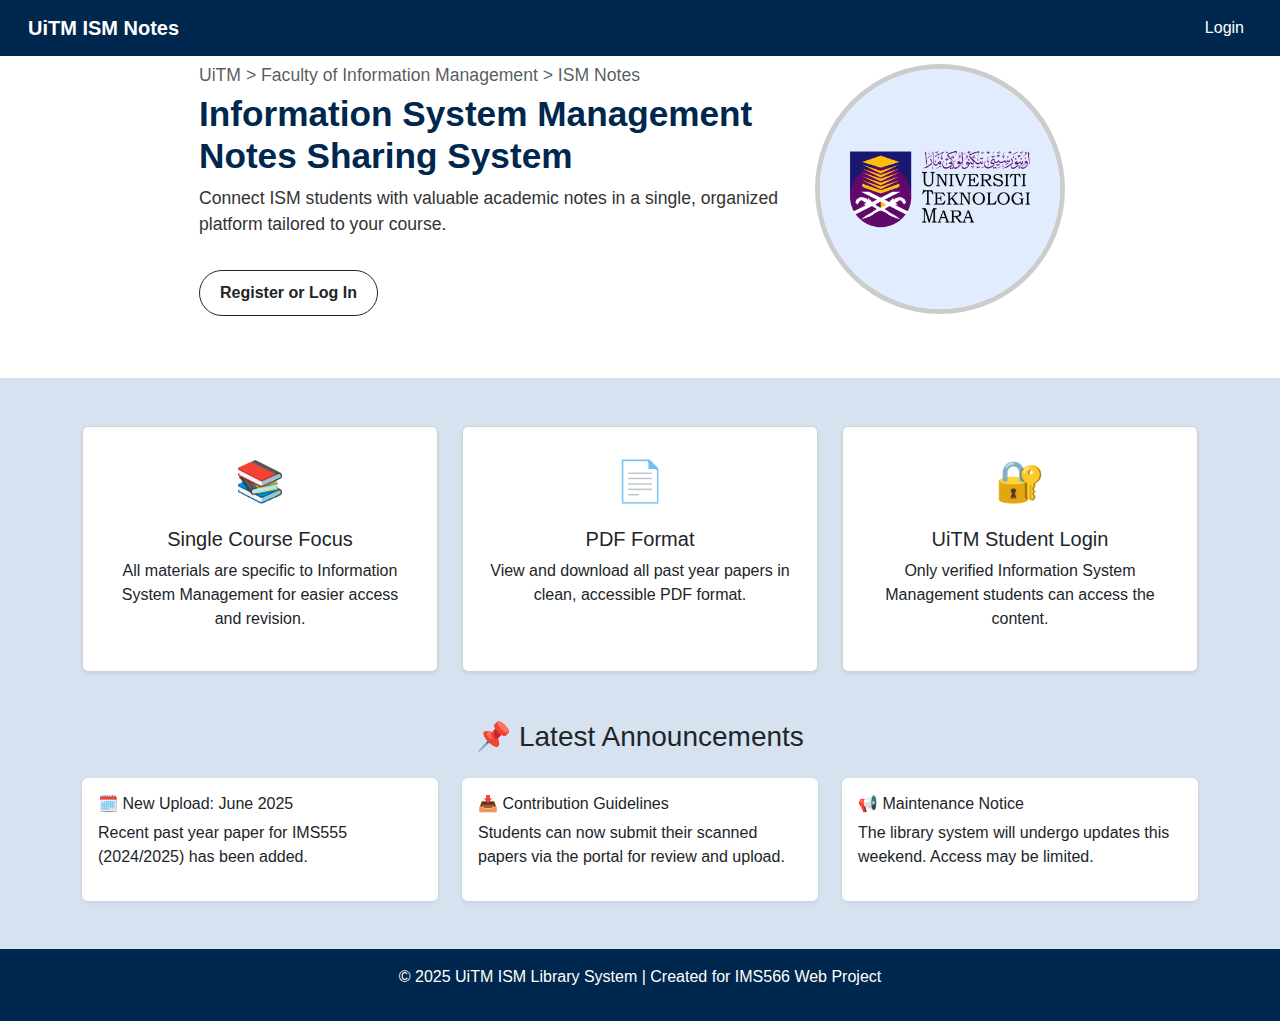
<file: index.html>
<!DOCTYPE html>
<html lang="en">
<head>
  <meta charset="UTF-8" />
  <meta name="viewport" content="width=device-width, initial-scale=1" />
  <title>UiTM ISM Notes Platform</title>
  <link href="https://cdn.jsdelivr.net/npm/bootstrap@5.3.0/dist/css/bootstrap.min.css" rel="stylesheet" />
  <style>
    body {
      background-color: #d6e2f0;
      font-family: 'Segoe UI', sans-serif;
      margin: 0;
    }
    .navbar-custom {
      background-color: #00274d;
    }
    .navbar-brand {
      color: white !important;
      font-weight: bold;
    }
    .hero {
      background-color: white;
      padding: 3rem 2rem;
      display: flex;
      flex-wrap: wrap;
      align-items: center;
      justify-content: center;
    }
    .hero-text {
      max-width: 600px;
    }
    .hero-text h1 {
      font-size: 2.2rem;
      font-weight: 700;
      color: #00274d;
    }
    .hero-text p {
      font-size: 1.1rem;
      color: #333;
      margin-bottom: 2rem;
    }
    .btn-pink, .btn-outline-dark {
      font-weight: 600;
      padding: 10px 20px;
      font-size: 1rem;
      border-radius: 25px;
    }
    .btn-pink {
      background-color: #e6007e;
      color: white;
      border: none;
    }
    .circle-img {
      width: 250px;
      height: 250px;
      border-radius: 50%;
      overflow: hidden;
      border: 5px solid #ccc;
      margin: 1rem;
    }
    .circle-img img {
      width: 100%;
      height: 100%;
      object-fit: contain;
      background-color: rgb(225, 237, 255);
    }
    .feature-card:hover {
      transform: translateY(-5px);
      box-shadow: 0 8px 20px rgba(0,0,0,0.1);
      transition: 0.3s ease;
    }
    footer {
      background-color: #00274d;
      color: white;
      text-align: center;
      padding: 1rem 0;
      margin-top: 2rem;
    }
  </style>
</head>
<body>

  
<!-- Navbar -->
<nav class="navbar navbar-expand-lg navbar-custom px-3 fixed-top">
  <div class="container-fluid">
    <a class="navbar-brand text-white" href="#">UiTM ISM Notes</a>
    <button class="navbar-toggler text-white" type="button" data-bs-toggle="collapse" data-bs-target="#navbarNav"
      aria-controls="navbarNav" aria-expanded="false" aria-label="Toggle navigation">
      <span class="navbar-toggler-icon"></span>
    </button>
    <div class="collapse navbar-collapse justify-content-end" id="navbarNav">
      <ul class="navbar-nav">
        <li class="nav-item"><a class="nav-link text-white" href="login.html">Login</a></li>
      </ul>
    </div>
  </div>
</nav>


  <!-- Hero Section -->
<section class="hero">
  <div class="hero-text text-center text-md-start">
    <p class="text-muted small mb-1">UiTM > Faculty of Information Management > ISM Notes</p>
    <h1>Information System Management Notes Sharing System</h1>
    <p>Connect ISM students with valuable academic notes in a single, organized platform tailored to your course.</p>
      <a href="login.html" class="btn btn-outline-dark">Register or Log In</a>
    </div>
  </div>
  
  <!-- Circle Image -->
  <div class="circle-img">
    <img src="IMAGE/uitm-universiti-teknologi-mara-logo.png" alt="UiTM Logo">
  </div>
</section>


  <!-- Features -->
  <section class="container my-5">
    <div class="row g-4">
      <div class="col-md-4">
        <div class="card feature-card text-center p-4 shadow-sm h-100">
          <div class="fs-1 mb-3">📚</div>
          <h5>Single Course Focus</h5>
          <p>All materials are specific to Information System Management for easier access and revision.</p>
        </div>
      </div>
      <div class="col-md-4">
        <div class="card feature-card text-center p-4 shadow-sm h-100">
          <div class="fs-1 mb-3">📄</div>
          <h5>PDF Format</h5>
          <p>View and download all past year papers in clean, accessible PDF format.</p>
        </div>
      </div>
      <div class="col-md-4">
        <div class="card feature-card text-center p-4 shadow-sm h-100">
          <div class="fs-1 mb-3">🔐</div>
          <h5>UiTM Student Login</h5>
          <p>Only verified Information System Management students can access the content.</p>
        </div>
      </div>
    </div>
  </section>

  <!-- Announcements -->
  <section class="container my-5">
    <h3 class="text-center mb-4">📌 Latest Announcements</h3>
    <div class="row g-4">
      <div class="col-md-4">
        <div class="p-3 shadow-sm bg-white rounded">
          <h6>🗓️ New Upload: June 2025</h6>
          <p>Recent past year paper for IMS555 (2024/2025) has been added.</p>
        </div>
      </div>
      <div class="col-md-4">
        <div class="p-3 shadow-sm bg-white rounded">
          <h6>📥 Contribution Guidelines</h6>
          <p>Students can now submit their scanned papers via the portal for review and upload.</p>
        </div>
      </div>
      <div class="col-md-4">
        <div class="p-3 shadow-sm bg-white rounded">
          <h6>📢 Maintenance Notice</h6>
          <p>The library system will undergo updates this weekend. Access may be limited.</p>
        </div>
      </div>
    </div>
  </section>

  <!-- Footer -->
  <footer>
    <p>&copy; 2025 UiTM ISM Library System | Created for IMS566 Web Project</p>
  </footer>

  <script src="https://cdn.jsdelivr.net/npm/bootstrap@5.3.0/dist/js/bootstrap.bundle.min.js"></script>
</body>
</html>
</file>
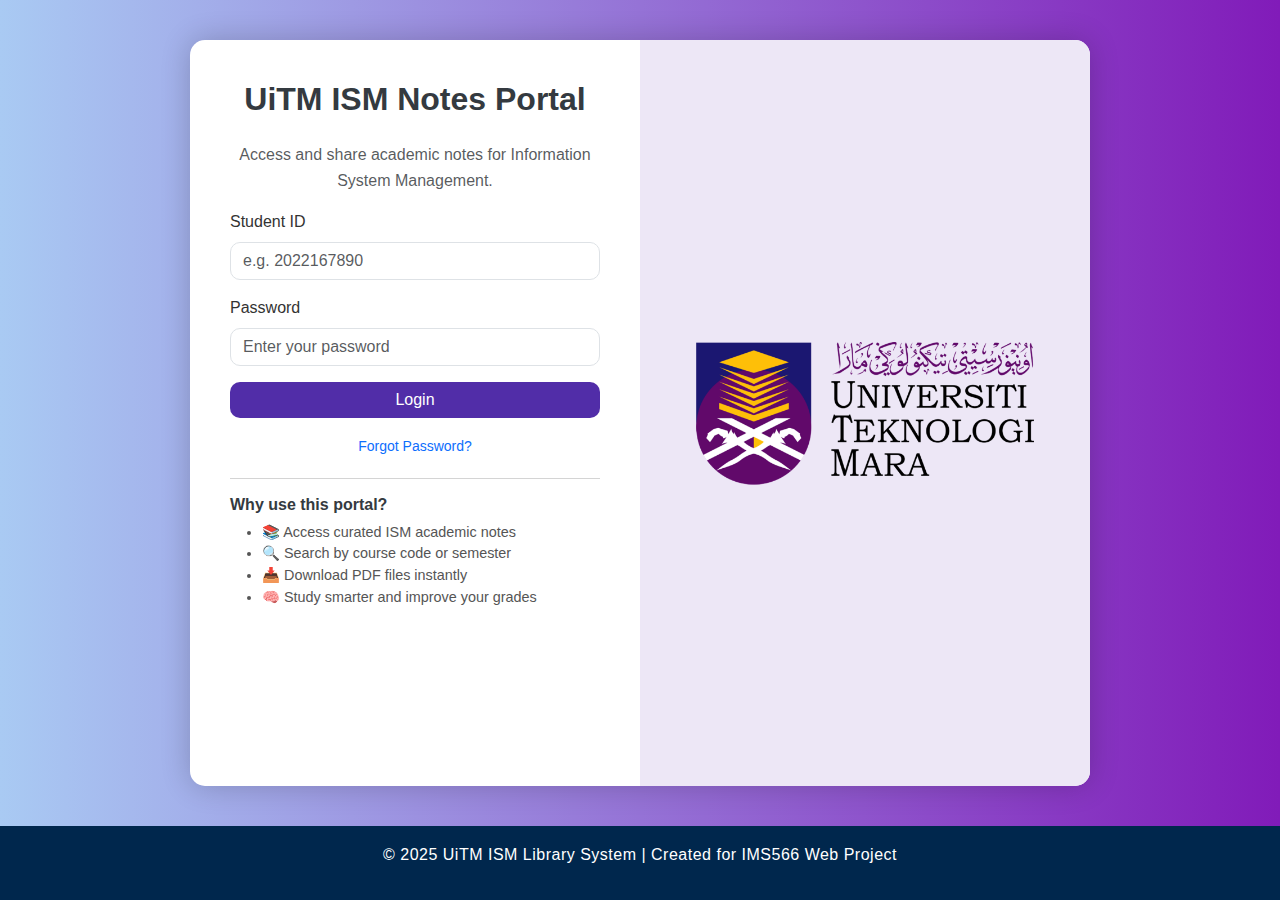
<file: dashboard.html>
<!DOCTYPE html>
<html lang="en">
<head>
  <meta charset="UTF-8"/>
  <meta name="viewport" content="width=device-width, initial-scale=1.0"/>
  <title>Dashboard | Information System Management Notes Sharing System</title>
  <link href="https://cdn.jsdelivr.net/npm/bootstrap@5.3.2/dist/css/bootstrap.min.css" rel="stylesheet"/>
  <link rel="stylesheet" href="css/style.css"/>
  <style>
    body {
      background-color: #f3f2f7;
      font-family: 'Segoe UI', sans-serif;
      display: flex;
      flex-direction: column;
      min-height: 100vh;
    }

    .navbar {
      background-color: #4a148c;
    }

    .navbar-brand, .nav-link {
      color: #fff !important;
    }

    .nav-link:hover {
      background-color: #6a1b9a;
    }

    .dashboard-container {
      padding: 40px;
      flex: 1;
    }

    .card {
      border: none;
      border-radius: 15px;
      transition: transform 0.2s ease;
    }

    .card:hover {
      transform: scale(1.03);
      box-shadow: 0 6px 20px rgba(0, 0, 0, 0.1);
    }

    .section-title {
      font-weight: 600;
      margin-bottom: 20px;
    }

    footer {
      text-align: center;
      padding: 20px;
      background: #4a148c;
      color: #fff;
    }
  </style>
</head>
<body>

  <!-- Login Protection -->
  <script>
    if (sessionStorage.getItem("isLoggedIn") !== "true") {
      window.location.href = "login.html";
    }
  </script>

  <!-- Navbar -->
  <nav class="navbar navbar-expand-lg">
    <div class="container-fluid">
      <a class="navbar-brand" href="#">UiTM | IMS566</a>
      <button class="navbar-toggler bg-white" type="button" data-bs-toggle="collapse" data-bs-target="#navbarNav">
        <span class="navbar-toggler-icon text-white"></span>
      </button>
      <div class="collapse navbar-collapse" id="navbarNav">
        <ul class="navbar-nav ms-auto">
          <li class="nav-item"><a class="nav-link" href="index.html">Home</a></li>
          <li class="nav-item"><a class="nav-link active" href="dashboard.html">Dashboard</a></li>
          <li class="nav-item"><a class="nav-link" href="dataview1.html">View Questions</a></li>
          <li class="nav-item"><a class="nav-link" href="dataview2.html">Downloads</a></li>
          <li class="nav-item"><a class="nav-link" href="profiles.html">Profile</a></li>
          <li class="nav-item"><a class="nav-link" href="login.html" onclick="logout()">Logout</a></li>
        </ul>
      </div>
    </div>
  </nav>

  <!-- Dashboard Content -->
  <div class="container dashboard-container">
    <h2 class="section-title">🎓 Welcome to Your Dashboard</h2>
    <p>Here, you can explore past year notes, download resources, and manage your student profile. Use this portal to revise effectively and stay prepared!</p>

    <div class="row mt-4 g-4">
      <div class="col-md-4">
        <div class="card bg-white p-4 h-100">
          <h5 class="card-title">📝 Total Past Year Papers</h5>
          <p class="card-text display-6 fw-bold text-center">8</p>
          <p class="text-muted text-center">From 2018 – 2024</p>
        </div>
      </div>
      <div class="col-md-4">
        <div class="card bg-white p-4 h-100">
          <h5 class="card-title">⬇️ Downloaded This Month</h5>
          <p class="card-text display-6 fw-bold text-center">47</p>
          <p class="text-muted text-center">Students revising IMS566</p>
        </div>
      </div>
      <div class="col-md-4">
        <div class="card bg-white p-4 h-100">
          <h5 class="card-title">📊 Usage Insights</h5>
          <p class="card-text text-center">Most accessed paper: <strong>Final Exam 2022</strong></p>
          <p class="text-muted text-center">Avg time spent: 4.3 min/session</p>
        </div>
      </div>
    </div>

    <div class="mt-5">
      <h5 class="section-title">💡 Quick Tips</h5>
      <ul>
        <li>Search for questions using course code keywords.</li>
        <li>Check answer schemes to understand marking formats.</li>
        <li>Use PDF viewers for offline revision.</li>
        <li>Review the most recent papers for updated formats.</li>
      </ul>
    </div>
  </div>

  <!-- Footer -->
  <footer>
    <p>&copy; 2025 Universiti Teknologi MARA (UiTM) | IMS566 Past Year Question System</p>
  </footer>

  <script>
    function logout() {
      sessionStorage.removeItem("isLoggedIn");
    }
  </script>

  <script src="https://cdn.jsdelivr.net/npm/bootstrap@5.3.2/dist/js/bootstrap.bundle.min.js"></script>
</body>
</html>
</file>
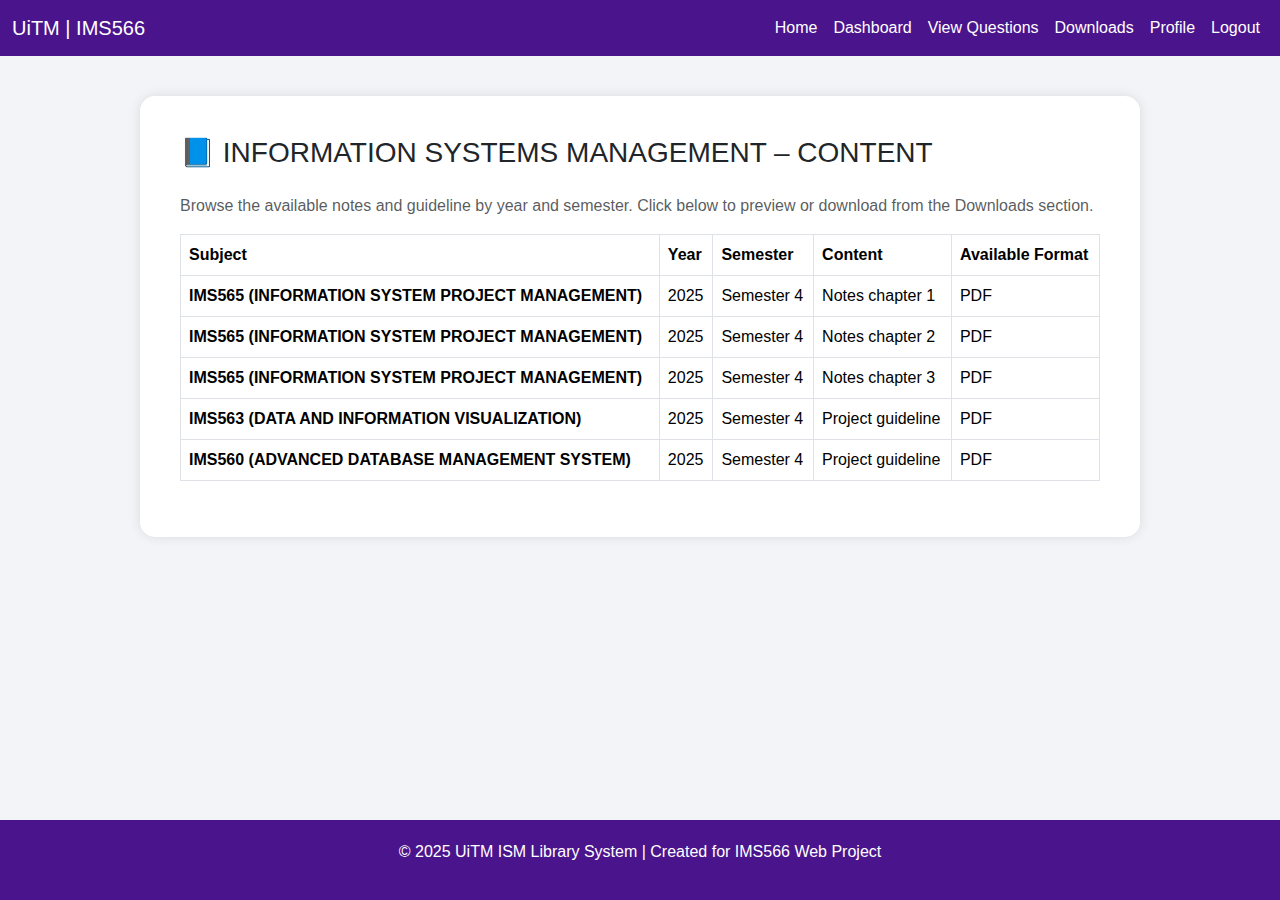
<file: dataview1.html>
<!DOCTYPE html>
<html lang="en">
<head>
  <meta charset="UTF-8"/>
  <meta name="viewport" content="width=device-width, initial-scale=1.0"/>
  <title>Past Year Questions | IMS566</title>
  <link href="https://cdn.jsdelivr.net/npm/bootstrap@5.3.2/dist/css/bootstrap.min.css" rel="stylesheet"/>
  <style>
    html, body {
      height: 100%;
      margin: 0;
    }

    body {
      display: flex;
      flex-direction: column;
      background: #f2f4f7;
      font-family: 'Segoe UI', sans-serif;
    }

    .navbar {
      background-color: #4a148c;
    }

    .navbar-brand, .nav-link {
      color: #fff !important;
    }

    .table-container {
      margin-top: 40px;
      margin-bottom: 40px;
      max-width: 1000px;
      background: #fff;
      padding: 40px;
      border-radius: 15px;
      box-shadow: 0 0 12px rgba(0,0,0,0.1);
    }

    .table thead {
      background-color: #ede7f6;
    }

    footer {
      text-align: center;
      padding: 20px;
      background: #4a148c;
      color: #fff;
      margin-top: auto;
    }
  </style>
</head>
<body>

  <!-- Navbar -->
  <nav class="navbar navbar-expand-lg">
    <div class="container-fluid">
      <a class="navbar-brand" href="#">UiTM | IMS566</a>
      <button class="navbar-toggler bg-white" type="button" data-bs-toggle="collapse" data-bs-target="#navbarNav">
        <span class="navbar-toggler-icon text-white"></span>
      </button>
      <div class="collapse navbar-collapse" id="navbarNav">
   <ul class="navbar-nav ms-auto">
  <li class="nav-item"><a class="nav-link" href="index.html">Home</a></li>
  <li class="nav-item"><a class="nav-link" href="dashboard.html">Dashboard</a></li>
  <li class="nav-item"><a class="nav-link" href="dataview1.html">View Questions</a></li>
  <li class="nav-item"><a class="nav-link" href="dataview2.html">Downloads</a></li>
  <li class="nav-item"><a class="nav-link" href="profiles.html">Profile</a></li>
  <li class="nav-item"><a class="nav-link" href="login.html">Logout</a></li>
</ul>
      </div>
    </div>
  </nav>

  <!-- Table Content -->
  <div class="container table-container">
    <h3 class="mb-4">📘 INFORMATION SYSTEMS MANAGEMENT – CONTENT</h3>
    <p class="text-muted">Browse the available notes and guideline by year and semester. Click below to preview or download from the Downloads section.</p>

    <table class="table table-bordered table-hover align-middle">
      <thead>
        <tr>
          <th scope="col">Subject</th>
          <th scope="col">Year</th>
          <th scope="col">Semester</th>
          <th scope="col">Content</th>
          <th scope="col">Available Format</th>
        </tr>
      </thead>
      <tbody>
        <tr>
          <th>IMS565 (INFORMATION SYSTEM PROJECT MANAGEMENT)</th>
          <td>2025</td>
          <td>Semester 4</td>
          <td>Notes chapter 1</td>
          <td>PDF</td>
        </tr>
        <tr>
          <th>IMS565 (INFORMATION SYSTEM PROJECT MANAGEMENT)</th>
          <td>2025</td>
          <td>Semester 4</td>
          <td>Notes chapter 2</td>
          <td>PDF</td>
        </tr>
        <tr>
          <th>IMS565 (INFORMATION SYSTEM PROJECT MANAGEMENT)</th>
          <td>2025</td>
          <td>Semester 4</td>
          <td>Notes chapter 3</td>
          <td>PDF</td>
        </tr>
        <tr>
          <th>IMS563 (DATA AND INFORMATION VISUALIZATION)</th>
          <td>2025</td>
          <td>Semester 4</td>
          <td>Project guideline</td>
          <td>PDF</td>
        </tr>
        <tr>  
          <th>IMS560 (ADVANCED DATABASE MANAGEMENT SYSTEM)</th>
          <td>2025</td>
          <td>Semester 4</td>
          <td>Project guideline</td>
          <td>PDF</td>
        </tr>
      </tbody>
    </table>
  </div>

  <!-- Footer -->
  <footer>
    <p>&copy; 2025 UiTM ISM Library System | Created for IMS566 Web Project</p>
  </footer>

  <script src="https://cdn.jsdelivr.net/npm/bootstrap@5.3.2/dist/js/bootstrap.bundle.min.js"></script>
</body>
</html>
</file>
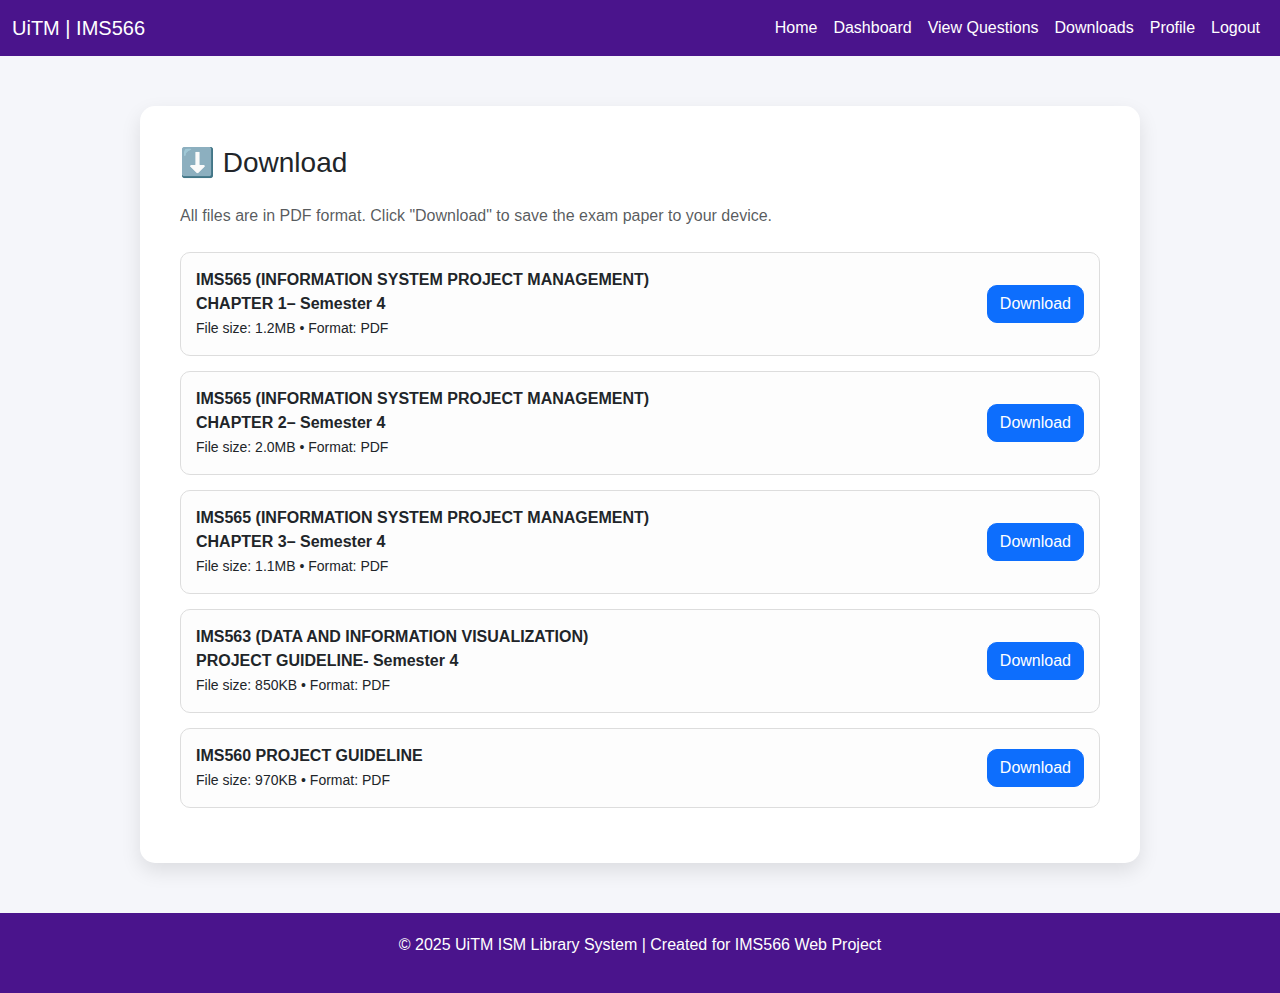
<file: dataview2.html>
<!DOCTYPE html>
<html lang="en">
<head>
  <meta charset="UTF-8" />
  <meta name="viewport" content="width=device-width, initial-scale=1.0"/>
  <title>Download Papers | IMS566</title>
  <link href="https://cdn.jsdelivr.net/npm/bootstrap@5.3.2/dist/css/bootstrap.min.css" rel="stylesheet"/>
  <style>
    body {
      background-color: #f5f6fa;
      font-family: 'Segoe UI', sans-serif;
    }

    .navbar {
      background-color: #4a148c;
    }

    .navbar-brand, .nav-link {
      color: #fff !important;
    }

    .download-container {
      max-width: 1000px;
      margin: 50px auto;
      background: #fff;
      padding: 40px;
      border-radius: 15px;
      box-shadow: 0 8px 20px rgba(0,0,0,0.1);
    }

    .btn-download {
      border-radius: 10px;
    }

    .file-info {
      display: flex;
      justify-content: space-between;
      align-items: center;
      margin-bottom: 15px;
      padding: 15px;
      border: 1px solid #ddd;
      border-radius: 10px;
      background-color: #fdfdfd;
    }

    .file-info:hover {
      background-color: #f3e5f5;
    }

    footer {
      text-align: center;
      margin-top: 40px;
      padding: 20px;
      background: #4a148c;
      color: #fff;
    }
  </style>
</head>
<body>

  <!-- Navbar -->
  <nav class="navbar navbar-expand-lg">
    <div class="container-fluid">
      <a class="navbar-brand" href="#">UiTM | IMS566</a>
      <button class="navbar-toggler bg-white" type="button" data-bs-toggle="collapse" data-bs-target="#navbarNav">
        <span class="navbar-toggler-icon text-white"></span>
      </button>
      <div class="collapse navbar-collapse" id="navbarNav">
          <ul class="navbar-nav ms-auto">
  <li class="nav-item"><a class="nav-link" href="index.html">Home</a></li>
  <li class="nav-item"><a class="nav-link" href="dashboard.html">Dashboard</a></li>
  <li class="nav-item"><a class="nav-link" href="dataview1.html">View Questions</a></li>
  <li class="nav-item"><a class="nav-link" href="dataview2.html">Downloads</a></li>
  <li class="nav-item"><a class="nav-link" href="profiles.html">Profile</a></li>
  <li class="nav-item"><a class="nav-link" href="login.html">Logout</a></li>
</ul>
      </div>
    </div>
  </nav>

  <!-- Download Section -->
  <div class="container download-container">
    <h3 class="mb-4">⬇️ Download </h3>
    <p class="text-muted mb-4">All files are in PDF format. Click "Download" to save the exam paper to your device.</p>

    <!-- Sample Downloads -->
    <div class="file-info">
      <div>
        <strong>IMS565 (INFORMATION SYSTEM PROJECT MANAGEMENT) <br/>
          CHAPTER 1– Semester 4</strong><br/>
        <small>File size: 1.2MB • Format: PDF</small>
      </div>
      <a href="IMS565 - Chapter 01 Slides.pptx" class="btn btn-primary btn-download" download>Download</a>
    </div>

    <div class="file-info">
      <div>
        <strong>IMS565 (INFORMATION SYSTEM PROJECT MANAGEMENT) <br/>
          CHAPTER 2– Semester 4</strong><br/>
        <small>File size: 2.0MB • Format: PDF</small>
      </div>
      <a href="DOWNLOAD NOTES/IMS565 - Chapter 02 Slides.pptx" class="btn btn-primary btn-download" download>Download</a>
    </div>

    <div class="file-info">
      <div>
         <strong>IMS565 (INFORMATION SYSTEM PROJECT MANAGEMENT) <br/>
          CHAPTER 3– Semester 4</strong><br/>
        <small>File size: 1.1MB • Format: PDF</small>
      </div>
      <a href="DOWNLOAD NOTES/IMS565 - Chapter 03 Slides.pptx" class="btn btn-primary btn-download" download>Download</a>
    </div>

    <div class="file-info">
      <div>
        <strong>IMS563 (DATA AND INFORMATION VISUALIZATION) <br/>
        PROJECT GUIDELINE- Semester 4</strong><br/>
        <small>File size: 850KB • Format: PDF</small>
      </div>
      <a href="DOWNLOAD NOTES/IMS563 Group Project Guidelines.pdf" class="btn btn-primary btn-download" download>Download</a>
    </div>

    <div class="file-info">
      <div>
        <strong>IMS560 PROJECT GUIDELINE</strong><br/>
        <small>File size: 970KB • Format: PDF</small>
      </div>
      <a href="DOWNLOAD NOTES/Pair Assignment IMS560.pdf" class="btn btn-primary btn-download" download>Download</a>
    </div>
  </div>

  <footer>
    <p>&copy; 2025 UiTM ISM Library System | Created for IMS566 Web Project</p>
  </footer>

  <script src="https://cdn.jsdelivr.net/npm/bootstrap@5.3.2/dist/js/bootstrap.bundle.min.js"></script>
</body>
</html>
</file>
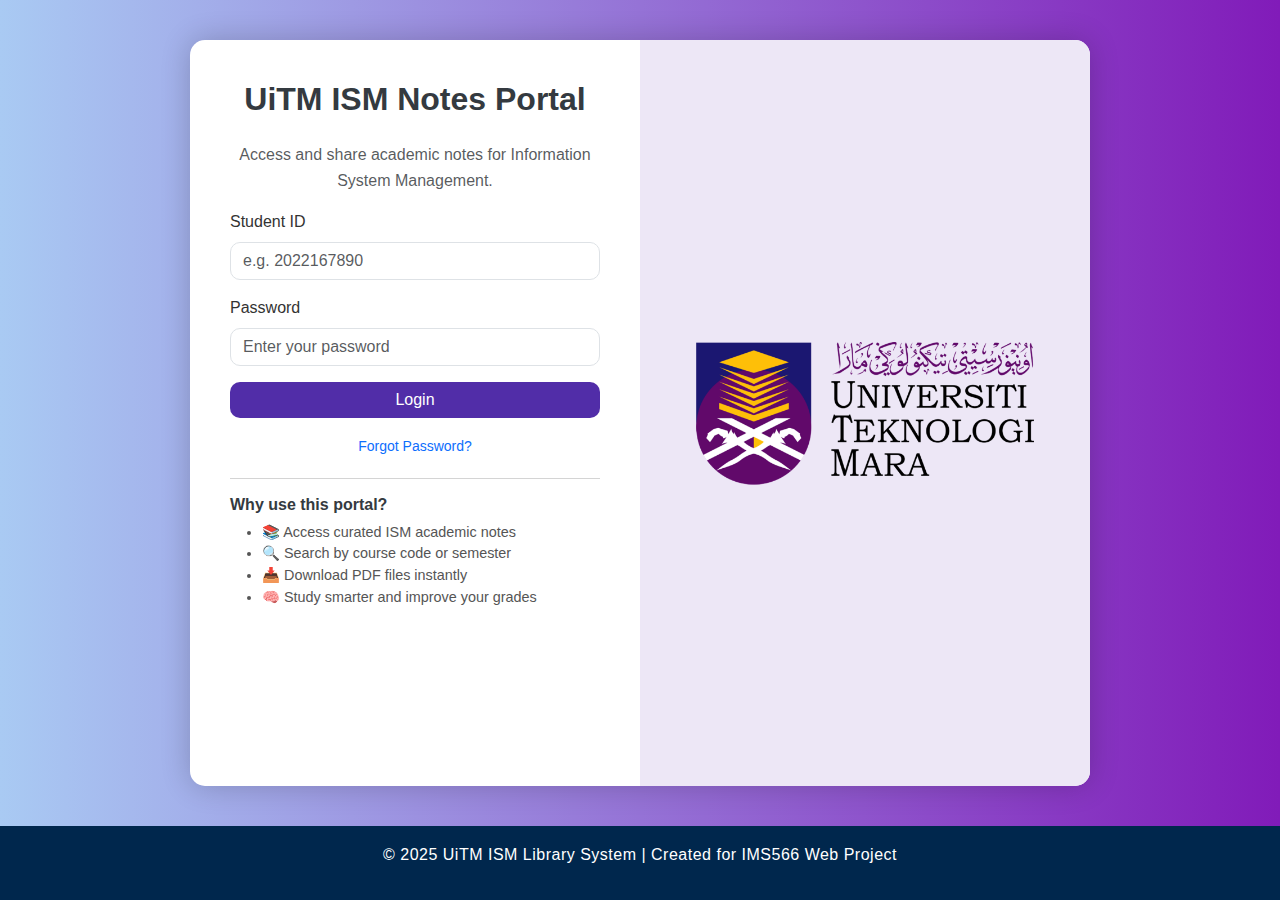
<file: login.html>
<!DOCTYPE html>
<html lang="en">
<head>
  <meta charset="UTF-8" />
  <meta name="viewport" content="width=device-width, initial-scale=1.0"/>
  <title>Login | UiTM ISM Notes Portal</title>
  <link href="https://cdn.jsdelivr.net/npm/bootstrap@5.3.2/dist/css/bootstrap.min.css" rel="stylesheet">
  <link rel="stylesheet" href="css/style.css">
  <style>
    html, body {
      height: 100%;
      margin: 0;
      padding: 0;
    }
    body {
      font-family: 'Segoe UI', sans-serif;
      background: linear-gradient(to right, #a9caf3, #811bb9);
      color: #fff;
      min-height: 100vh;
      display: flex;
      flex-direction: column;
    }
    .login-section {
      background: #fff;
      color: #333;
      border-radius: 15px;
      box-shadow: 0 0 30px rgba(0,0,0,0.2);
      overflow: hidden;
      display: flex;
      flex-wrap: wrap;
      max-width: 900px;
      width: 100%;
      margin: 40px auto;
      flex: 1 0 auto;
    }
    .login-form {
      flex: 1 1 400px;
      padding: 40px;
    }
    .login-image {
      flex: 1 1 400px;
      background: url('IMAGE/uitm-universiti-teknologi-mara-logo.png') no-repeat center;
      background-size: contain;
      background-color: #ede7f6;
    }
    .form-control {
      border-radius: 10px;
    }
    .btn-primary {
      background-color: #512da8;
      border: none;
      border-radius: 10px;
    }
    .btn-primary:hover {
      background-color: #311b92;
    }
    .portal-info {
      margin-top: 20px;
      font-size: 0.9rem;
      color: #555;
    }
    footer {
      background-color: #00274d;
      color: white;
      text-align: center;
      padding: 1rem 0;
      font-size: 0.95rem;
      letter-spacing: 0.5px;
      margin-top: auto;
    }
    @media (max-width: 768px) {
      .login-section {
        flex-direction: column;
        margin: 24px 8px;
      }
      .login-image {
        height: 180px;
        background-size: 80%;
      }
      .login-form {
        padding: 28px 16px;
      }
    }
  </style>
</head>
<body>
  <div class="login-section">
    <!-- Left Section: Login Form -->
    <div class="login-form">
      <h2 class="mb-4 text-center">UiTM ISM Notes Portal</h2>
      <p class="text-muted text-center">Access and share academic notes for Information System Management.</p>
      <form action="dashboard.html" method="post" onsubmit="return validateLogin()">
        <div class="mb-3">
          <label for="studentId" class="form-label">Student ID</label>
          <input type="text" class="form-control" id="studentId" placeholder="e.g. 2022167890" required>
        </div>
        <div class="mb-3">
          <label for="password" class="form-label">Password</label>
          <input type="password" class="form-control" id="password" placeholder="Enter your password" required>
        </div>
        <button type="submit" class="btn btn-primary w-100">Login</button>
        <div class="text-center mt-3">
          <small><a href="https://istudent.uitm.edu.my" class="text-decoration-none">Forgot Password?</a></small>
        </div>
      </form>
      <!-- Extra Info Section -->
      <div class="portal-info">
        <hr />
        <h6>Why use this portal?</h6>
        <ul>
          <li>📚 Access curated ISM academic notes</li>
          <li>🔍 Search by course code or semester</li>
          <li>📥 Download PDF files instantly</li>
          <li>🧠 Study smarter and improve your grades</li>
        </ul>
      </div>
    </div>
    <!-- Right Section: Logo or Visual -->
    <div class="login-image d-none d-md-block"></div>
  </div>
  <footer>
    <p>&copy; 2025 UiTM ISM Library System | Created for IMS566 Web Project </p>
  </footer>
  <script>
    function validateLogin() {}
      const studentId = document.getElementById('studentId').value.trim();
      const password = document.getElementById('password').value.trim();
      if (studentId === '' || password === '') {
        alert('Please fill in all fields!');}
</file>
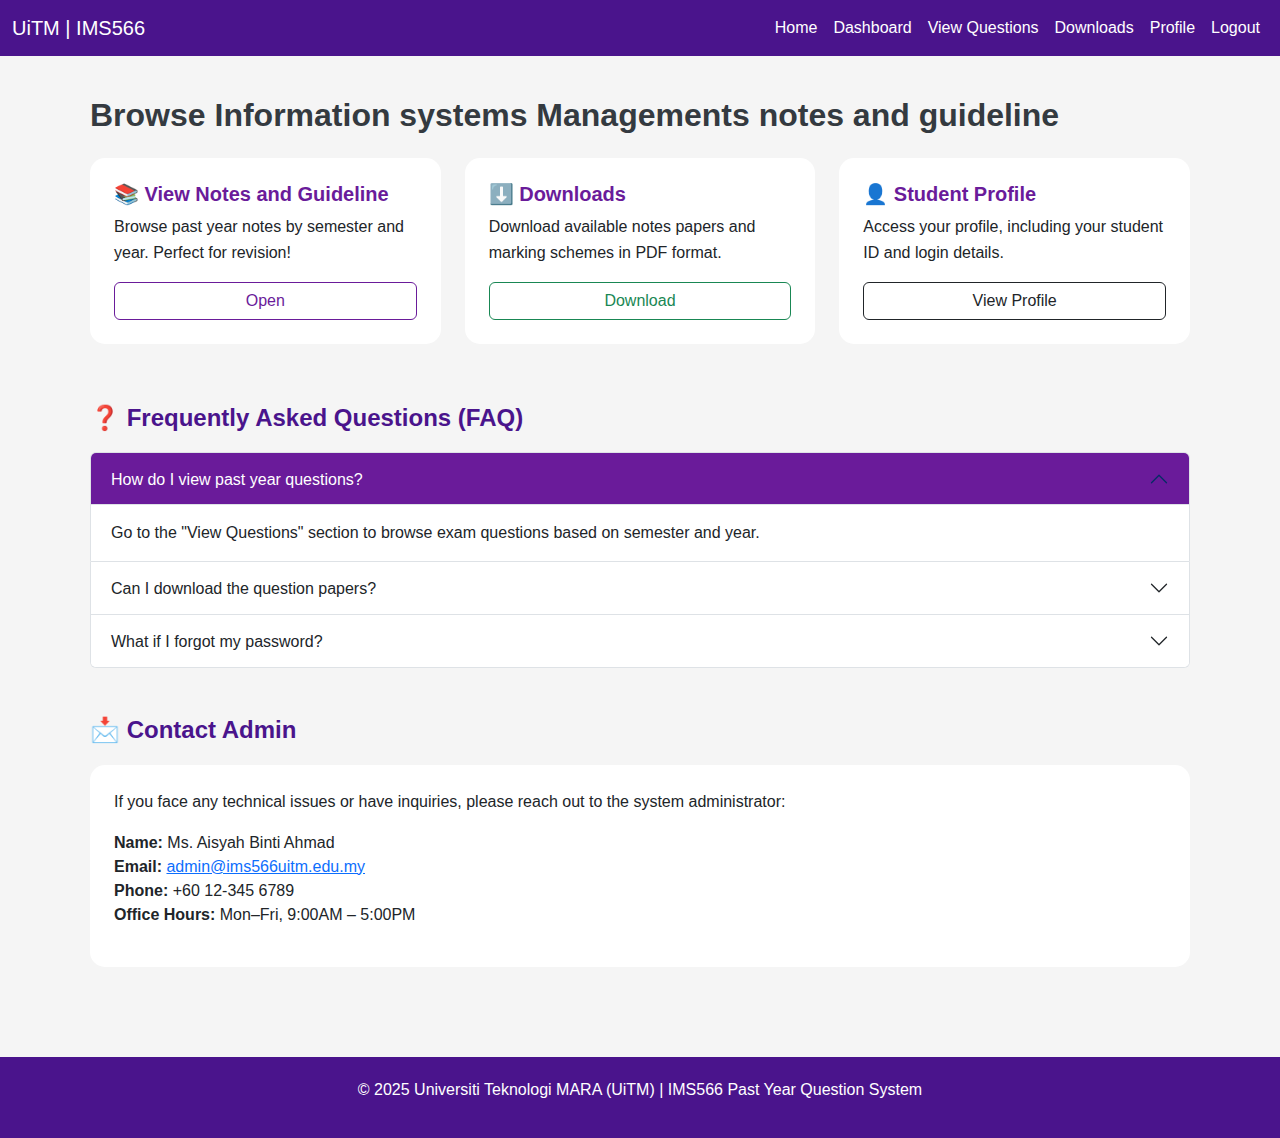
<file: menu.html>
<!DOCTYPE html>
<html lang="en">
<head>
  <meta charset="UTF-8" />
  <meta name="viewport" content="width=device-width, initial-scale=1.0"/>
  <title>Menu | IMS566 Past Year Questions</title>
  <link href="https://cdn.jsdelivr.net/npm/bootstrap@5.3.2/dist/css/bootstrap.min.css" rel="stylesheet"/>
  <link rel="stylesheet" href="css/style.css"/>
  <style>
    html, body {
      height: 100%;
    }

    body {
      background: #f5f5f5;
      font-family: 'Segoe UI', sans-serif;
      display: flex;
      flex-direction: column;
    }

    .navbar {
      background-color: #4a148c;
    }

    .navbar-brand,
    .nav-link {
      color: #fff !important;
    }

    .nav-link:hover {
      background-color: #6a1b9a;
      color: #fff !important;
    }

    .menu-content {
      flex: 1;
      padding: 40px 20px;
    }

    .card {
      border: none;
      border-radius: 15px;
      transition: transform 0.2s ease;
    }

    .card:hover {
      transform: translateY(-5px);
      box-shadow: 0 8px 16px rgba(0,0,0,0.15);
    }

    .faq-section, .contact-section {
      margin-top: 60px;
    }

    .faq-section h4, .contact-section h4 {
      margin-bottom: 20px;
      color: #4a148c;
    }

    footer {
      text-align: center;
      padding: 20px;
      background: #4a148c;
      color: #fff;
    }
  </style>
</head>
<body>

  <!-- Navbar -->
  <nav class="navbar navbar-expand-lg">
    <div class="container-fluid">
      <a class="navbar-brand" href="#">UiTM | IMS566</a>
      <button class="navbar-toggler bg-white" type="button" data-bs-toggle="collapse" data-bs-target="#navbarNav">
        <span class="navbar-toggler-icon text-white"></span>
      </button>
      <div class="collapse navbar-collapse" id="navbarNav">
        <ul class="navbar-nav ms-auto">
  <li class="nav-item"><a class="nav-link" href="index.html">Home</a></li>
  <li class="nav-item"><a class="nav-link" href="dashboard.html">Dashboard</a></li>
  <li class="nav-item"><a class="nav-link" href="dataview1.html">View Questions</a></li>
  <li class="nav-item"><a class="nav-link" href="dataview2.html">Downloads</a></li>
  <li class="nav-item"><a class="nav-link" href="profiles.html">Profile</a></li>
  <li class="nav-item"><a class="nav-link" href="login.html">Logout</a></li>
</ul>

      </div>
    </div>
  </nav>

  <!-- Main Menu Content -->
  <div class="container menu-content">
    <h2 class="mb-4">Browse Information systems Managements notes and guideline</h2>
    <div class="row g-4">
      <!-- View Questions -->
      <div class="col-md-4">
        <div class="card bg-white p-4 h-100">
          <h5 class="card-title">📚 View Notes and Guideline</h5>
          <p class="card-text">Browse past year notes by semester and year. Perfect for revision!</p>
          <a href="dataview1.html" class="btn btn-outline-primary">Open</a>
        </div>
      </div>
      <!-- Downloads -->
      <div class="col-md-4">
        <div class="card bg-white p-4 h-100">
          <h5 class="card-title">⬇️ Downloads</h5>
          <p class="card-text">Download available notes papers and marking schemes in PDF format.</p>
          <a href="dataview2.html" class="btn btn-outline-success">Download</a>
        </div>
      </div>
      <!-- Profile -->
      <div class="col-md-4">
        <div class="card bg-white p-4 h-100">
          <h5 class="card-title">👤 Student Profile</h5>
          <p class="card-text">Access your profile, including your student ID and login details.</p>
          <a href="profiles.html" class="btn btn-outline-dark">View Profile</a>
        </div>
      </div>
    </div>

    <!-- FAQ Section -->
    <div class="faq-section">
      <h4>❓ Frequently Asked Questions (FAQ)</h4>
      <div class="accordion" id="faqAccordion">
        <div class="accordion-item">
          <h2 class="accordion-header" id="faq1">
            <button class="accordion-button" type="button" data-bs-toggle="collapse" data-bs-target="#collapse1">
              How do I view past year questions?
            </button>
          </h2>
          <div id="collapse1" class="accordion-collapse collapse show" data-bs-parent="#faqAccordion">
            <div class="accordion-body">
              Go to the "View Questions" section to browse exam questions based on semester and year.
            </div>
          </div>
        </div>

        <div class="accordion-item">
          <h2 class="accordion-header" id="faq2">
            <button class="accordion-button collapsed" type="button" data-bs-toggle="collapse" data-bs-target="#collapse2">
              Can I download the question papers?
            </button>
          </h2>
          <div id="collapse2" class="accordion-collapse collapse" data-bs-parent="#faqAccordion">
            <div class="accordion-body">
              Yes, you can download the questions and marking schemes in PDF format under the "Downloads" section.
            </div>
          </div>
        </div>

        <div class="accordion-item">
          <h2 class="accordion-header" id="faq3">
            <button class="accordion-button collapsed" type="button" data-bs-toggle="collapse" data-bs-target="#collapse3">
              What if I forgot my password?
            </button>
          </h2>
          <div id="collapse3" class="accordion-collapse collapse" data-bs-parent="#faqAccordion">
            <div class="accordion-body">
              Please contact the system admin using the contact section below to reset your login credentials.
            </div>
          </div>
        </div>
      </div>
    </div>

    <!-- Contact Admin Section -->
    <div class="contact-section mt-5">
      <h4>📩 Contact Admin</h4>
      <div class="card p-4">
        <p>If you face any technical issues or have inquiries, please reach out to the system administrator:</p>
        <ul class="list-unstyled">
          <li><strong>Name:</strong> Ms. Aisyah Binti Ahmad</li>
          <li><strong>Email:</strong> <a href="mailto:admin@ims566uitm.edu.my">admin@ims566uitm.edu.my</a></li>
          <li><strong>Phone:</strong> +60 12-345 6789</li>
          <li><strong>Office Hours:</strong> Mon–Fri, 9:00AM – 5:00PM</li>
        </ul>
      </div>
    </div>
  </div>

  <!-- Footer -->
  <footer>
    <p>&copy; 2025 Universiti Teknologi MARA (UiTM) | IMS566 Past Year Question System</p>
  </footer>

  <script src="https://cdn.jsdelivr.net/npm/bootstrap@5.3.2/dist/js/bootstrap.bundle.min.js"></script>
</body>
</html>
</file>
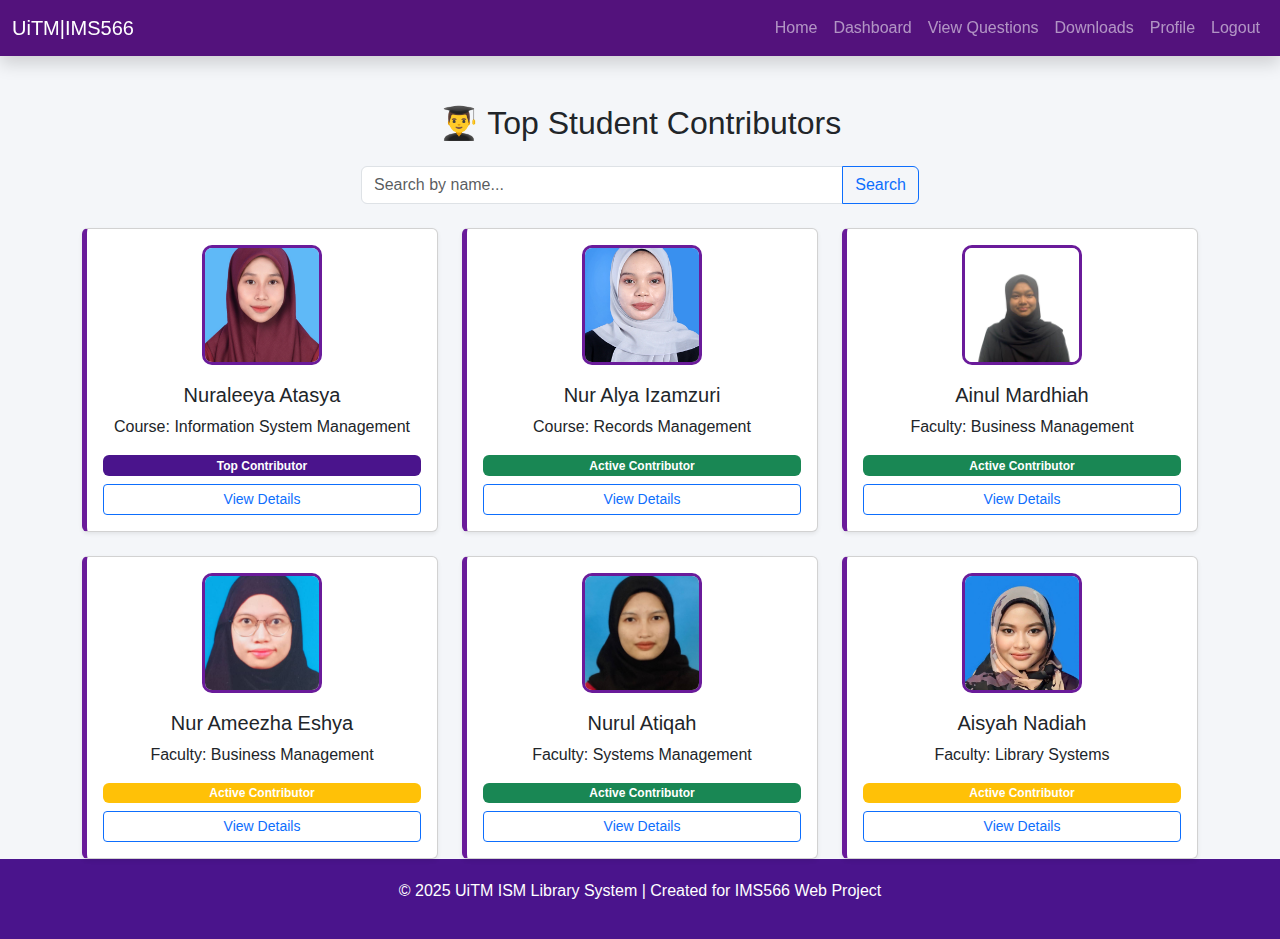
<file: profiles.html>
<!DOCTYPE html>
<html lang="en">
<head>
  <meta charset="UTF-8" />
  <meta name="viewport" content="width=device-width, initial-scale=1.0" />
  <title>Student Contributors | UiTM Repository</title>
  <link href="https://cdn.jsdelivr.net/npm/bootstrap@5.3.2/dist/css/bootstrap.min.css" rel="stylesheet"/>
  <style>
    html, body {
      height: 100%;
      margin: 0;
      padding: 0;
    }
    body {
      min-height: 100vh;
      display: flex;
      flex-direction: column;
      background-color: #f4f6f9;
      font-family: 'Segoe UI', sans-serif;
    }
    .main-content {
      flex: 1;
      display: flex;
      flex-direction: column;
    }
    .card {
      border-left: 5px solid #6a1b9a;
      transition: transform 0.3s ease;
      background-color: #fff;
    }
    .card:hover {
      transform: scale(1.03);
      box-shadow: 0 6px 20px rgba(0, 0, 0, 0.1);
    }
    .card img {
      object-fit: cover;
      height: 120px;
      width: 120px;
      border-radius: 10px;
      display: block;
      margin: 0 auto 10px auto;
      border: 3px solid #6a1b9a;
    }
    .navbar-custom {
      background-color: #53127c;
    }
    footer {
      background-color: #4a148c;
      color: white;
      padding: 20px 0;
      text-align: center;
      margin-top: auto;
    }
    .badge-custom {
      background-color: #4a148c;
    }
  </style>
</head>
<body>
  <!-- Navbar -->
  <nav class="navbar navbar-expand-lg navbar-dark navbar-custom sticky-top shadow">
    <div class="container-fluid">
      <a class="navbar-brand d-flex align-items-center" href="index.html">
        UiTM|IMS566
      </a>
      <button class="navbar-toggler" type="button" data-bs-toggle="collapse" data-bs-target="#navbarNav">
        <span class="navbar-toggler-icon"></span>
      </button>
      <div class="collapse navbar-collapse" id="navbarNav">
        <ul class="navbar-nav ms-auto">
  <li class="nav-item"><a class="nav-link" href="index.html">Home</a></li>
  <li class="nav-item"><a class="nav-link" href="dashboard.html">Dashboard</a></li>
  <li class="nav-item"><a class="nav-link" href="dataview1.html">View Questions</a></li>
  <li class="nav-item"><a class="nav-link" href="dataview2.html">Downloads</a></li>
  <li class="nav-item"><a class="nav-link" href="profiles.html">Profile</a></li>
  <li class="nav-item"><a class="nav-link" href="login.html">Logout</a></li>
</ul>
      </div>
    </div>
  </nav>

  <!-- Main Content Wrapper -->
  <div class="main-content">
    <!-- Contributors Section -->
    <div class="container mt-5">
      <h2 class="text-center mb-4">👨‍🎓 Top Student Contributors</h2>
      <div class="input-group mb-4 w-50 mx-auto">
        <input type="text" class="form-control" placeholder="Search by name..." id="searchInput">
        <button class="btn btn-outline-primary" onclick="searchProfiles()">Search</button>
      </div>
      <div class="row row-cols-1 row-cols-md-3 g-4" id="profileCards">
        <div class="col">
          <div class="card shadow-sm text-center p-3">
            <img src="IMAGE/myself.jpg" alt="Nuraleeya Atasya Binti Abdul Aziz">
            <h5 class="mt-2">Nuraleeya Atasya </h5>
            <p>Course: Information System Management</p>
            <span class="badge badge-custom">Top Contributor</span>
            <button class="btn btn-outline-primary btn-sm mt-2" data-bs-toggle="modal" data-bs-target="#modal1">View Details</button>
          </div>
        </div>
        <div class="col">
          <div class="card shadow-sm text-center p-3">
            <img src="IMAGE/profile.jpg" alt="Nur Alya Izamzuri">
            <h5 class="mt-2">Nur Alya Izamzuri</h5>
            <p>Course: Records Management</p>
            <span class="badge bg-success">Active Contributor</span>
            <button class="btn btn-outline-primary btn-sm mt-2" data-bs-toggle="modal" data-bs-target="#modal2">View Details</button>
          </div>
        </div>
          <div class="col">
          <div class="card shadow-sm text-center p-3">
            <img src="IMAGE/AINUL.jpg" alt="Ainul Mardhiah">
            <h5 class="mt-2">Ainul Mardhiah</h5>
            <p>Faculty: Business Management</p>
            <span class="badge bg-success">Active Contributor</span>
            <button class="btn btn-outline-primary btn-sm mt-2" data-bs-toggle="modal" data-bs-target="#modal3">View Details</button>
          </div>
        </div>
          <div class="col">
          <div class="card shadow-sm text-center p-3">
            <img src="IMAGE/MIJA.jpg" alt="Nur Ameezha Eshya">
            <h5 class="mt-2">Nur Ameezha Eshya</h5>
            <p>Faculty: Business Management</p>
            <span class="badge bg-warning">Active Contributor</span>
            <button class="btn btn-outline-primary btn-sm mt-2" data-bs-toggle="modal" data-bs-target="#modal4">View Details</button>
          </div>
        </div>
          <div class="col">
          <div class="card shadow-sm text-center p-3">
            <img src="IMAGE/image (1).png" alt="Nurul Izzah">
            <h5 class="mt-2">Nurul Atiqah</h5>
            <p>Faculty: Systems Management</p>
            <span class="badge bg-success">Active Contributor</span>
            <button class="btn btn-outline-primary btn-sm mt-2" data-bs-toggle="modal" data-bs-target="#modal5">View Details</button>
          </div>
        </div>
        <div class="col">
          <div class="card shadow-sm text-center p-3">
            <img src="IMAGE/image.png" alt="Aisyah Nadiah">
            <h5 class="mt-2">Aisyah Nadiah</h5>
            <p>Faculty: Library Systems</p>
            <span class="badge bg-warning">Active Contributor</span>
            <button class="btn btn-outline-primary btn-sm mt-2" data-bs-toggle="modal" data-bs-target="#modal6">View Details</button>
          </div>
        </div>
        <!-- Add more contributor cards as needed -->
      </div>
    </div>
  </div>

  <!-- Modals -->
  <div class="modal fade" id="modal1" tabindex="-1">
    <div class="modal-dialog modal-dialog-centered">
      <div class="modal-content">
        <div class="modal-header bg-primary text-white">
          <h5 class="modal-title">Nuraleeya Atasya Binti Abdul Aziz</h5>
          <button type="button" class="btn-close" data-bs-dismiss="modal"></button>
        </div>
        <div class="modal-body">
          <ul>
            <li><strong>Email:</strong> 2023217302@student.uitm.edu.my</li>
            <li><strong>Submitted:</strong> IMS456 Final Paper (2024)</li>
            <li><strong>Status:</strong> Top Contributor</li>
          </ul>
        </div>
      </div>
    </div>
  </div>
  <div class="modal fade" id="modal2" tabindex="-1">
    <div class="modal-dialog modal-dialog-centered">
      <div class="modal-content">
        <div class="modal-header bg-secondary text-white">
          <h5 class="modal-title">Nur Alya Izamzuri</h5>
          <button type="button" class="btn-close" data-bs-dismiss="modal"></button>
        </div>
        <div class="modal-body">
          <ul>
            <li><strong>Email:</strong> nuralyaizamzuri45@student.uitm.edu.my</li>
            <li><strong>Submitted:</strong> IML470 Final Paper (2023)</li>
            <li><strong>Status:</strong> Active Contributor</li>
          </ul>
        </div>
      </div>
    </div>
  </div>
  <div class="modal fade" id="modal3" tabindex="-1">
    <div class="modal-dialog modal-dialog-centered">
      <div class="modal-content">
        <div class="modal-header bg-secondary text-white">
          <h5 class="modal-title">Ainul Mardhiah</h5>
          <button type="button" class="btn-close" data-bs-dismiss="modal"></button>
        </div>
        <div class="modal-body">
          <ul>
            <li><strong>Email:</strong> ainulmardhiah03@gmail.com</li>
            <li><strong>Submitted:</strong> IMS565 (NOTES CHAPTER 1)</li>
            <li><strong>Status:</strong> Active Contributor</li>
          </ul>
        </div>
      </div>
    </div>
  </div>
  <div class="modal fade" id="modal4" tabindex="-1">
    <div class="modal-dialog modal-dialog-centered">
      <div class="modal-content">
        <div class="modal-header bg-warning">
          <h5 class="modal-title">Nur Ameezha Eshya</h5>
          <button type="button" class="btn-close" data-bs-dismiss="modal"></button>
        </div>
        <div class="modal-body">
          <ul>
            <li><strong>Email:</strong> 2022456786@student.uitm.edu.my</li>
            <li><strong>Submitted:</strong> CTU552 Final Paper (2022)</li>
            <li><strong>Status:</strong> Frequent Uploader</li>
          </ul>
        </div>
      </div>
    </div>
  </div>
   <div class="modal fade" id="modal5" tabindex="-1">
    <div class="modal-dialog modal-dialog-centered">
      <div class="modal-content">
        <div class="modal-header bg-warning">
          <h5 class="modal-title">Nurul Atiqah</h5>
          <button type="button" class="btn-close" data-bs-dismiss="modal"></button>
        </div>
        <div class="modal-body">
          <ul>
            <li><strong>Email:</strong> atiqah097@gmail.com</li>
            <li><strong>Submitted:</strong> CTU552 Final Paper (2022)</li>
            <li><strong>Status:</strong> Frequent Uploader</li>
          </ul>
        </div>
      </div>
    </div>
  </div>
   <div class="modal fade" id="modal6" tabindex="-1">
    <div class="modal-dialog modal-dialog-centered">
      <div class="modal-content">
        <div class="modal-header bg-warning">
          <h5 class="modal-title">Aisyah Nadiah</h5>
          <button type="button" class="btn-close" data-bs-dismiss="modal"></button>
        </div>
        <div class="modal-body">
          <ul>
            <li><strong>Email:</strong> 2022317228@student.uitm.edu.my</li>
            <li><strong>Submitted:</strong> IMS565 GROUP PROJECT GUIDELINE</li>
            <li><strong>Status:</strong> Frequent Uploader</li>
          </ul>
        </div>
      </div>
    </div>
  </div>

  <!-- Footer always at the bottom -->
  <!-- Footer -->
  <footer>
    <p>&copy; 2025 UiTM ISM Library System | Created for IMS566 Web Project</p>
  </footer>

  <script>
    function logoutUser() {
      alert("You have been logged out.");
      window.location.href = "login.html";
    }
    function searchProfiles() {
      const input = document.getElementById('searchInput').value.toLowerCase();
      const cards = document.querySelectorAll('#profileCards .col');
      cards.forEach(card => {
        const name = card.querySelector('h5').textContent.toLowerCase();
        card.style.display = name.includes(input) ? '' : 'none';
      });
    }
  </script>
  <script src="https://cdn.jsdelivr.net/npm/bootstrap@5.3.2/dist/js/bootstrap.bundle.min.js"></script>
</body>
</html>
</file>
<file: css/style.css>
/* style.css */

/* GENERAL STYLES */
body {
  font-family: 'Segoe UI', sans-serif;
  background-color: #f8f9fa;
  color: #212529;
}

h1, h2, h3, h4, h5, h6 {
  color: #343a40;
  font-weight: 600;
}

p {
  font-size: 1rem;
  line-height: 1.6;
}

/* NAVBAR */
.navbar-custom {
  background-color: #6a1b9a;
}

.navbar-brand img {
  margin-right: 10px;
}

.navbar-nav .nav-link {
  color: #fff;
}

.navbar-nav .nav-link:hover,
.navbar-nav .nav-link.active {
  color: #ffd700;
}

/* BUTTONS */
.btn-primary {
  background-color: #6a1b9a;
  border-color: #6a1b9a;
}

.btn-primary:hover {
  background-color: #4a0c76;
  border-color: #4a0c76;
}

.btn-outline-primary {
  border-color: #6a1b9a;
  color: #6a1b9a;
}

.btn-outline-primary:hover {
  background-color: #6a1b9a;
  color: #fff;
}

/* CARDS */
.card-title {
  font-weight: bold;
  color: #6a1b9a;
}

.feature-card {
  border-left: 5px solid #6a1b9a;
  transition: all 0.3s ease-in-out;
}

.feature-card:hover {
  transform: translateY(-5px);
  box-shadow: 0 4px 16px rgba(0, 0, 0, 0.1);
}

.news-card {
  background: #fff;
  padding: 15px 20px;
  border-left: 4px solid #6a1b9a;
  transition: background 0.3s ease-in-out;
}

.news-card:hover {
  background: #f0e6fa;
}

/* ACCORDIONS */
.accordion-button:not(.collapsed) {
  background-color: #6a1b9a;
  color: #fff;
}

/* LOGIN CARD */
.login-card {
  border-left: 5px solid #6a1b9a;
  background: #ffffff;
  border-radius: 8px;
}

/* TABLES */
.table-hover tbody tr:hover {
  background-color: #f0f0f0;
}

/* FOOTER */
footer {
  background-color: #343a40;
  color: #ffffff;
  padding: 10px;
  text-align: center;
  margin-top: 50px;
}
</file>
